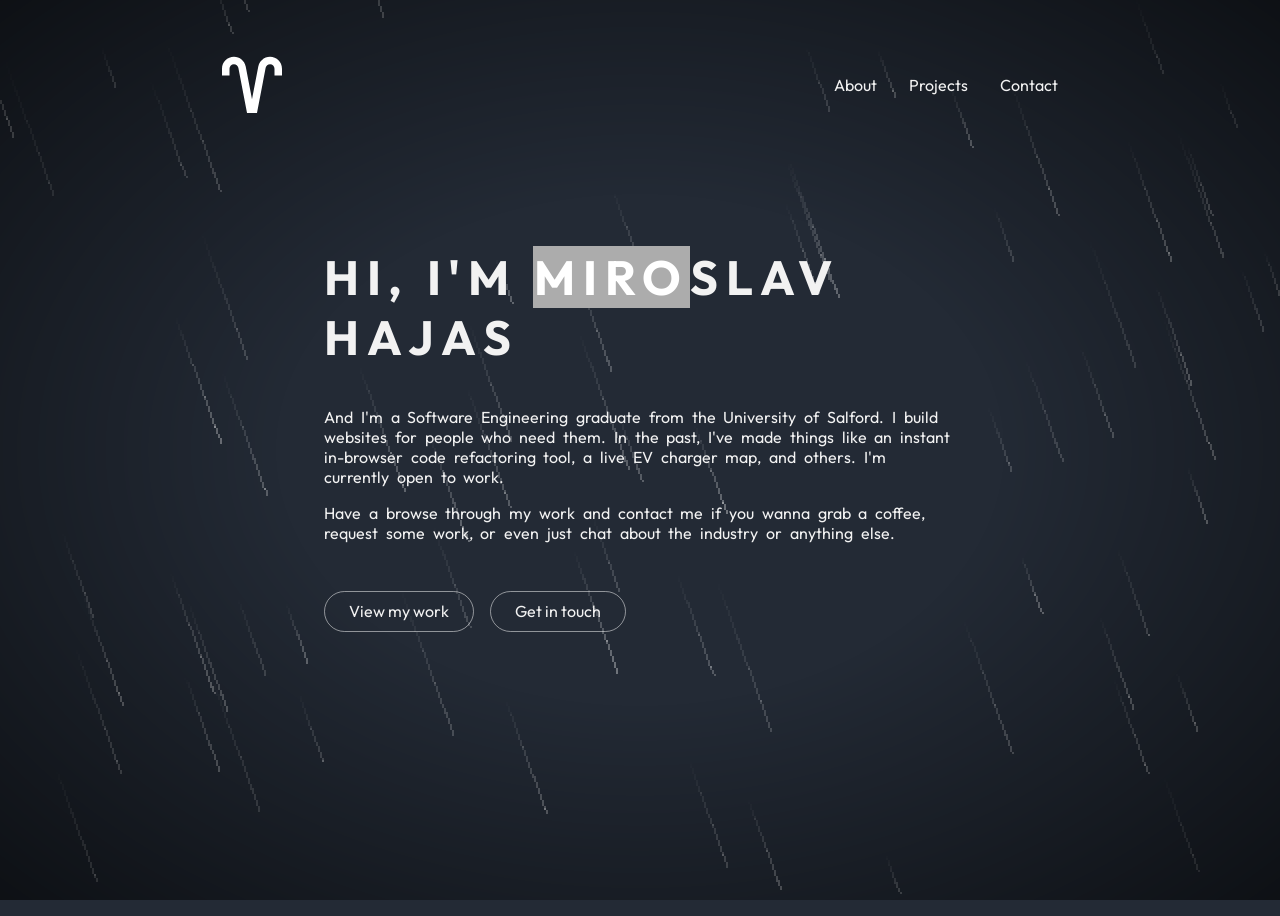
<file: index.html>
<!DOCTYPE html>
<html lang="en">
<head>
    <meta charset="UTF-8">
    <meta name="viewport" content="width=device-width, initial-scale=1.0">
    <meta name="description" content="Portfolio of Miroslav Hajas III, Software Engineer">
    <title>Miro III | Portfolio</title>

    <link rel="preconnect" href="https://fonts.googleapis.com">
    <link rel="preconnect" href="https://fonts.gstatic.com" crossorigin>
    <link href="https://fonts.googleapis.com/css2?family=Outfit:wght@100..900&display=swap" rel="stylesheet">

    <link rel="stylesheet" href="style.css">
</head>

<body>
    <div class="cursor-circle"></div>

    <main>
        <header>
            <nav>
                <div class="logo">
                    <!-- icon will go here to be used as the homepage button -->
                     <a href="index.html">
                        <img id="logo" src="images/aries.svg" alt="Miro III, back to homepage">
                     </a>
                </div>
                <ul>
                    <li><a href="about.html">About</a></li>
                    <li><a href="projects.html">Projects</a></li>
                    <li><a href="contact.html">Contact</a></li>
                </ul>
            </nav>
        </header>

        <section id="welcome">
            <h1 id="hero-name">Hi, I'm <span>Miro</span>slav Hajas</h1>
            <p>
                And I'm a Software Engineering graduate from the University of Salford. I build websites 
                for people who need them. In the past, I've made things like an instant in-browser code refactoring tool, 
                 a live EV charger map, and others. I'm currently open to work.
            </p>
            <p>
                Have a browse through my work and contact me if you wanna grab a 
                coffee, request some work, or even just chat about the industry or anything 
                else.
            </p>
            </section>
            <div class="hero-links">
                <a href="projects.html">View my work</a>
                <a href="contact.html">Get in touch</a>
            </div>
    </main>

    <footer>
        <!-- footer / icon credits -->
    </footer>

    <!-- Your JavaScript -->
    <script src="js/main.js"></script>
</body>
</html>
</file>
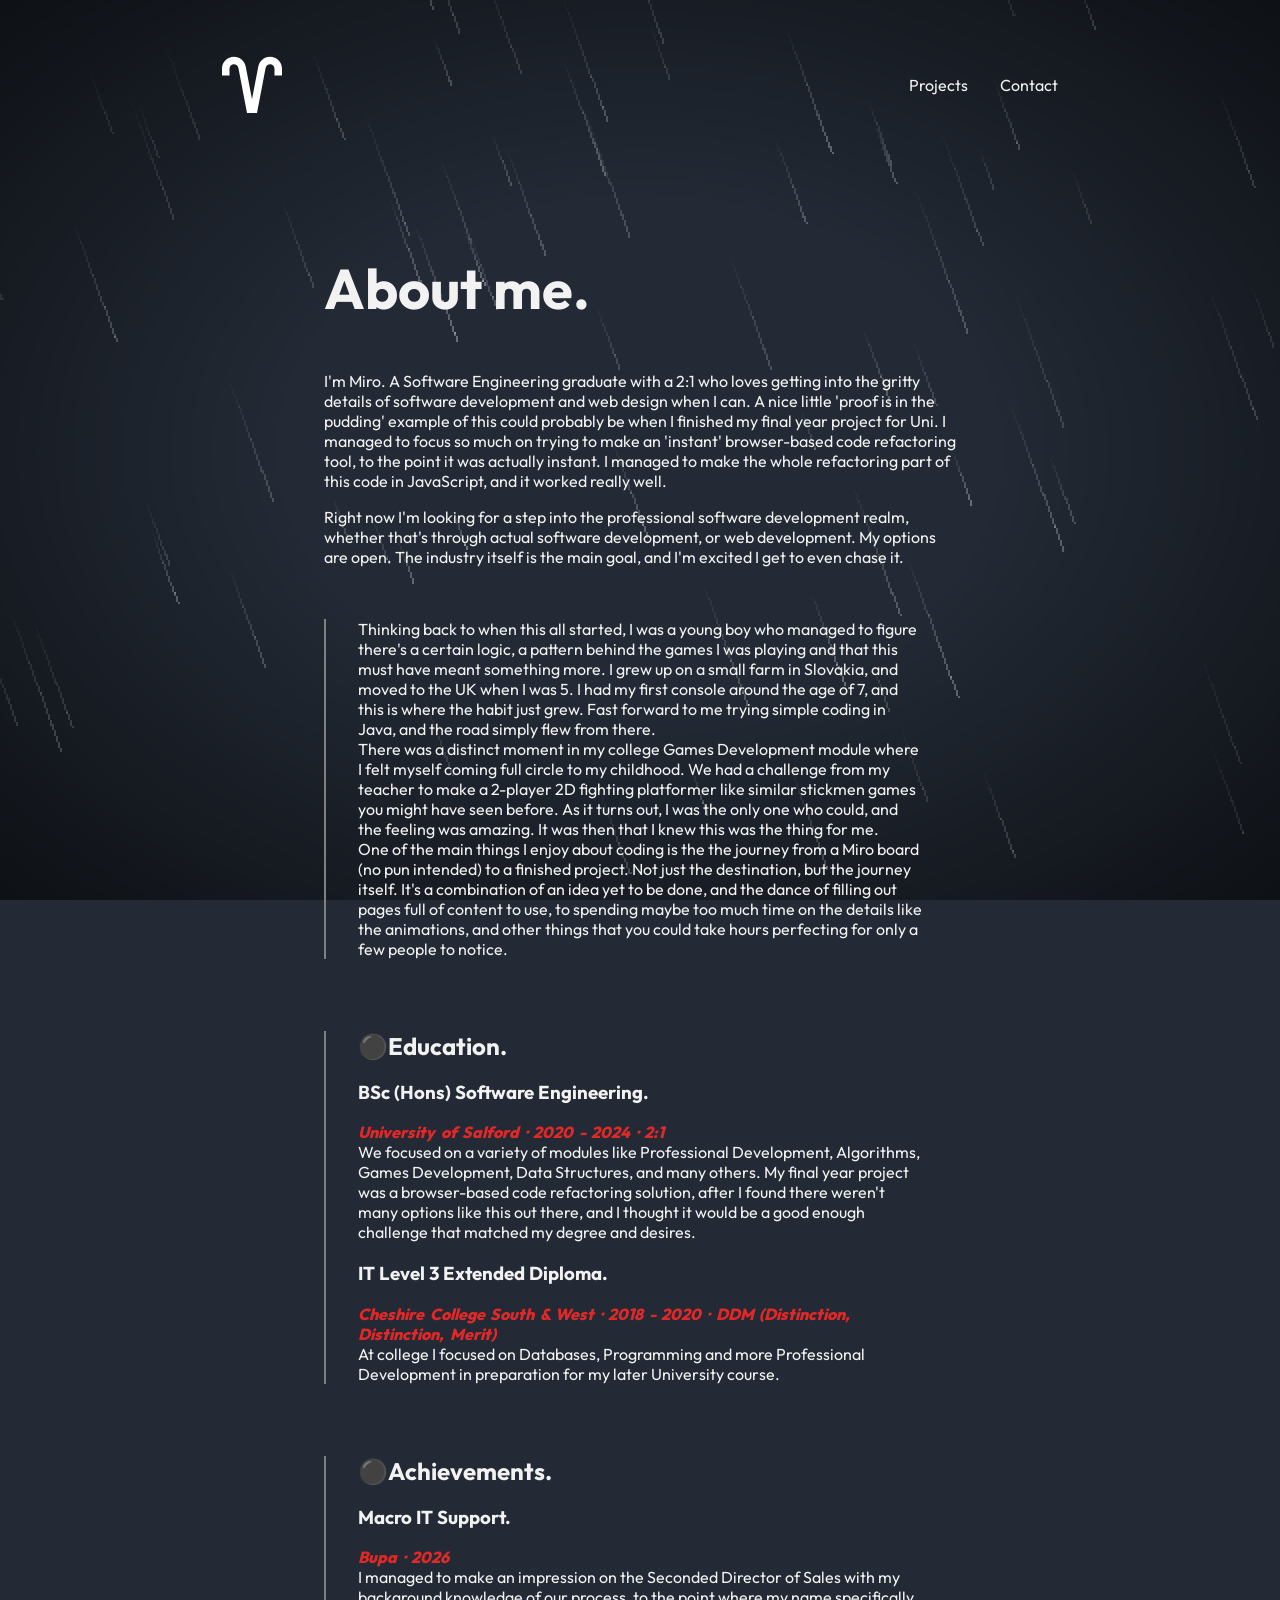
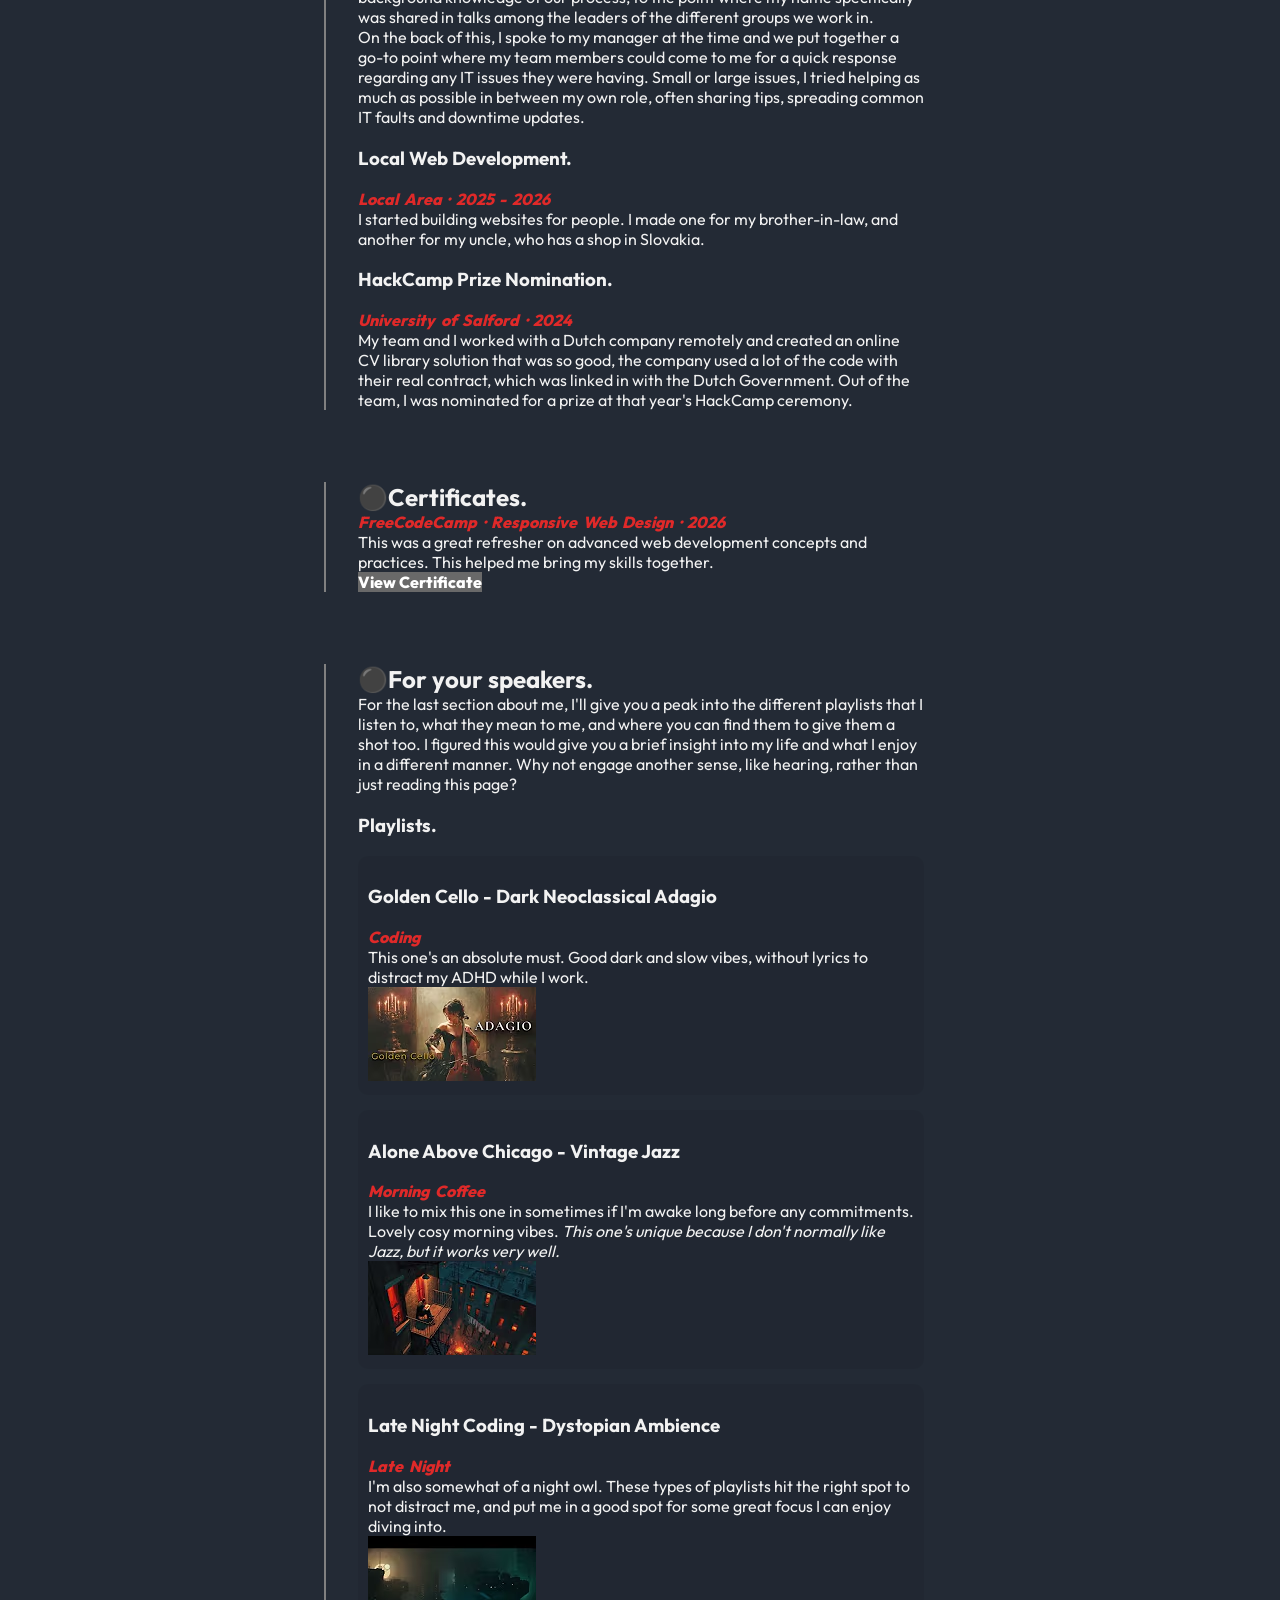
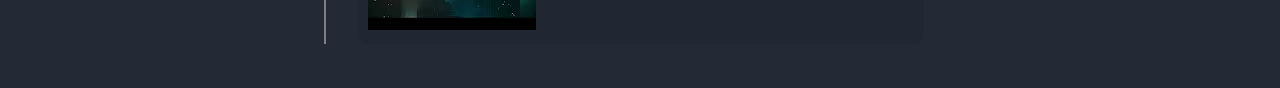
<file: about.html>
<!DOCTYPE html>
<html lang="en">
<head>
    <meta charset="UTF-8">
    <meta name="viewport" content="width=device-width, initial-scale=1.0">
    <meta name="description" content="Portfolio of Miroslav Hajas III, Software Engineer">
    <title>Miro III | Portfolio</title>

    <link rel="preconnect" href="https://fonts.googleapis.com">
    <link rel="preconnect" href="https://fonts.gstatic.com" crossorigin>
    <link href="https://fonts.googleapis.com/css2?family=Outfit:wght@100..900&display=swap" rel="stylesheet">

    <link rel="stylesheet" href="style.css">
</head>

<body>
    <div class="cursor-circle"></div>
    
    <main>
        <header>
            <nav>
                <div class="logo">
                    <!-- icon will go here to be used as the homepage button -->
                     <a href="index.html">
                        <img id="logo" src="images/aries.svg" alt="Miro III, back to homepage">
                     </a>
                </div>
                <ul>
                    <li><a href="about.html">About</a></li>
                    <li><a href="projects.html">Projects</a></li>
                    <li><a href="contact.html">Contact</a></li>
                </ul>
            </nav>
        </header>

        <section>
            <h1 class="page-hero">About me.</h1>
            <p>I'm Miro. A Software Engineering graduate with a 2:1 who loves getting into the gritty details of software development and web design when I can.
                A nice little 'proof is in the pudding' example of this could probably be when I finished my final year project for Uni. I managed to focus
                so much on trying to make an 'instant' browser-based code refactoring tool, to the point it was actually instant. I managed to make the 
                whole refactoring part of this code in JavaScript, and it worked really well.
            </p>
            <p>
                Right now I'm looking for a step into the professional software development realm, whether that's through actual software development, or 
                web development. My options are open. The industry itself is the main goal, and I'm excited I get to even chase it. 
            </p>
        </section>

        <section class="content-section">
            <!-- all to do with my personal story and who I am -->
            <p>Thinking back to when this all started, I was a young boy who managed to figure there's a certain logic, a pattern behind the games I was playing 
                and that this must have meant something more. I grew up on a small farm in Slovakia, and moved to the UK when I was 5. I had my first console around 
                the age of 7, and this is where the habit just grew. Fast forward to me trying simple coding in Java, and the road simply flew from there.
            </p>
            <p>There was a distinct moment in my college Games Development module where I felt myself coming full circle to my childhood. We had a 
                challenge from my teacher to make a 2-player 2D fighting platformer like similar stickmen games you might have seen before. As it turns out, I was the 
                only one who could, and the feeling was amazing. It was then that I knew this was the thing for me.
            </p>
            <p>One of the main things I enjoy about coding is the the journey from a Miro board (no pun intended) to a finished project. Not just the destination, but the journey itself.
                It's a combination of an idea yet to be done, and the dance of filling out pages full of content to use, to spending maybe too much time on the details 
                like the animations, and other things that you could take hours perfecting for only a few people to notice.
            </p>
        </section>
        <section class="content-section">
            <!-- all to do with education -->
            <h2 class="circle-emoji">Education.</h2>
            <h3>BSc (Hons) Software Engineering.</h3>
            <p class="text-meta">University of Salford · 2020 - 2024 · 2:1</p>
            <p>We focused on a variety of modules like Professional Development, Algorithms, Games Development, Data Structures, and many others. My final year project was a 
                browser-based code refactoring solution, after I found there weren't many options like this out there, and I thought it would be a good enough challenge that 
                matched my degree and desires.
            </p>

            <h3>IT Level 3 Extended Diploma.</h3>
            <p class="text-meta">Cheshire College South & West · 2018 - 2020 · DDM (Distinction, Distinction, Merit)</p>
            <p>At college I focused on Databases, Programming and more Professional Development in preparation for my later University course.
            </p>

        </section>
        <section class="content-section">
            <!-- all to do with professional / other achievements -->
             <h2 class="circle-emoji">Achievements.</h2>
            <h3>Macro IT Support.</h3>
            <p class="text-meta">Bupa · 2026</p>
            <p>I managed to make an impression on the Seconded Director of Sales with my background knowledge of our process, to the point where my name specifically was 
                shared in talks among the leaders of the different groups we work in.
            </p>
            <p>On the back of this, I spoke to my manager at the time and we put together a go-to point where my team members could come to me for a quick response regarding 
                any IT issues they were having. Small or large issues, I tried helping as much as possible in between my own role, often sharing tips, spreading common 
                IT faults and downtime updates.
            </p>

            <h3>Local Web Development.</h3>
            <p class="text-meta">Local Area · 2025 - 2026</p>
            <p>I started building websites for people. I made one for my brother-in-law, and another for my uncle, who has a shop in Slovakia.
            </p>

            <h3>HackCamp Prize Nomination.</h3>
            <p class="text-meta">University of Salford · 2024</p>
            <p>My team and I worked with a Dutch company remotely and created an online CV library solution that was so good, the company used a lot of the code with their 
                real contract, which was linked in with the Dutch Government. Out of the team, I was nominated for a prize at that year's HackCamp ceremony.
            </p>

        </section>
        <section class="content-section">
            <h2 class="circle-emoji">Certificates.</h2>
            <p class="text-meta">FreeCodeCamp · Responsive Web Design · 2026</p>
            <p>This was a great refresher on advanced web development concepts and practices. This helped me bring my skills together.
            </p>
            <a id="cert-link" href="https://www.linkedin.com/feed/update/urn:li:activity:7468814790182801409/" target="_blank">View Certificate</a>
        </section>
        <section class="content-section">
            <!-- all to do with favourite music for personal and while coding -->
            <h2 class="circle-emoji">For your speakers.</h2>
            <p>For the last section about me, I'll give you a peak into the different playlists that I listen to, what they mean to me, and 
                where you can find them to give them a shot too. I figured this would give you a brief insight into my life and what I enjoy 
                in a different manner. Why not engage another sense, like hearing, rather than just reading this page?
            </p>

            <h3>Playlists.</h3>
            <article class="playlist">
                <h3>Golden Cello - Dark Neoclassical Adagio</h3>
                <p class="text-meta">Coding</p>
                <p>This one's an absolute must. Good dark and slow vibes, without lyrics to distract my ADHD while I work.
                </p>
                <a href="https://youtu.be/R7TXWowmmUs" target="_blank">
                    <img class="thumbnail" src="images/Golden Cello thumbnail.avif" alt="Thumbnail for Golden Cello on YouTube">
                </a>
            </article>
            
            <article class="playlist">
                <h3>Alone Above Chicago - Vintage Jazz</h3>
                <p class="text-meta">Morning Coffee</p>
                <p>I like to mix this one in sometimes if I'm awake long before any commitments. Lovely cosy morning vibes. <em>This one's unique because I don't normally like Jazz, but it works very well.</em>
                </p>
                <a href="https://youtu.be/2JXYMSdnQBI" target="_blank">
                    <img class="thumbnail" src="images/Alone Above Chicago thumbnail.avif" alt="Thumbnail for Morning Coffee Jazz on YouTube">
                </a>
            </article>
            
            <article class="playlist">
                <h3>Late Night Coding - Dystopian Ambience</h3>
                <p class="text-meta">Late Night</p>
                <p>I'm also somewhat of a night owl. These types of playlists hit the right spot to not distract me, and put me in a good spot for some great focus I can enjoy diving into.
                </p>
                <a href="https://youtu.be/WdULSFdnQ6U" target="_blank">
                    <img class="thumbnail" src="images/Late Night Coding thumbnail.avif" alt="Thumbnail for Late Night Ambience on YouTube">
                </a>
            </article>
        </section>
    </main>

    <footer>
        <!-- footer / icon credits -->
    </footer>

    <!-- Your JavaScript -->
    <script src="js/main.js"></script>
</body>
</html>
</file>
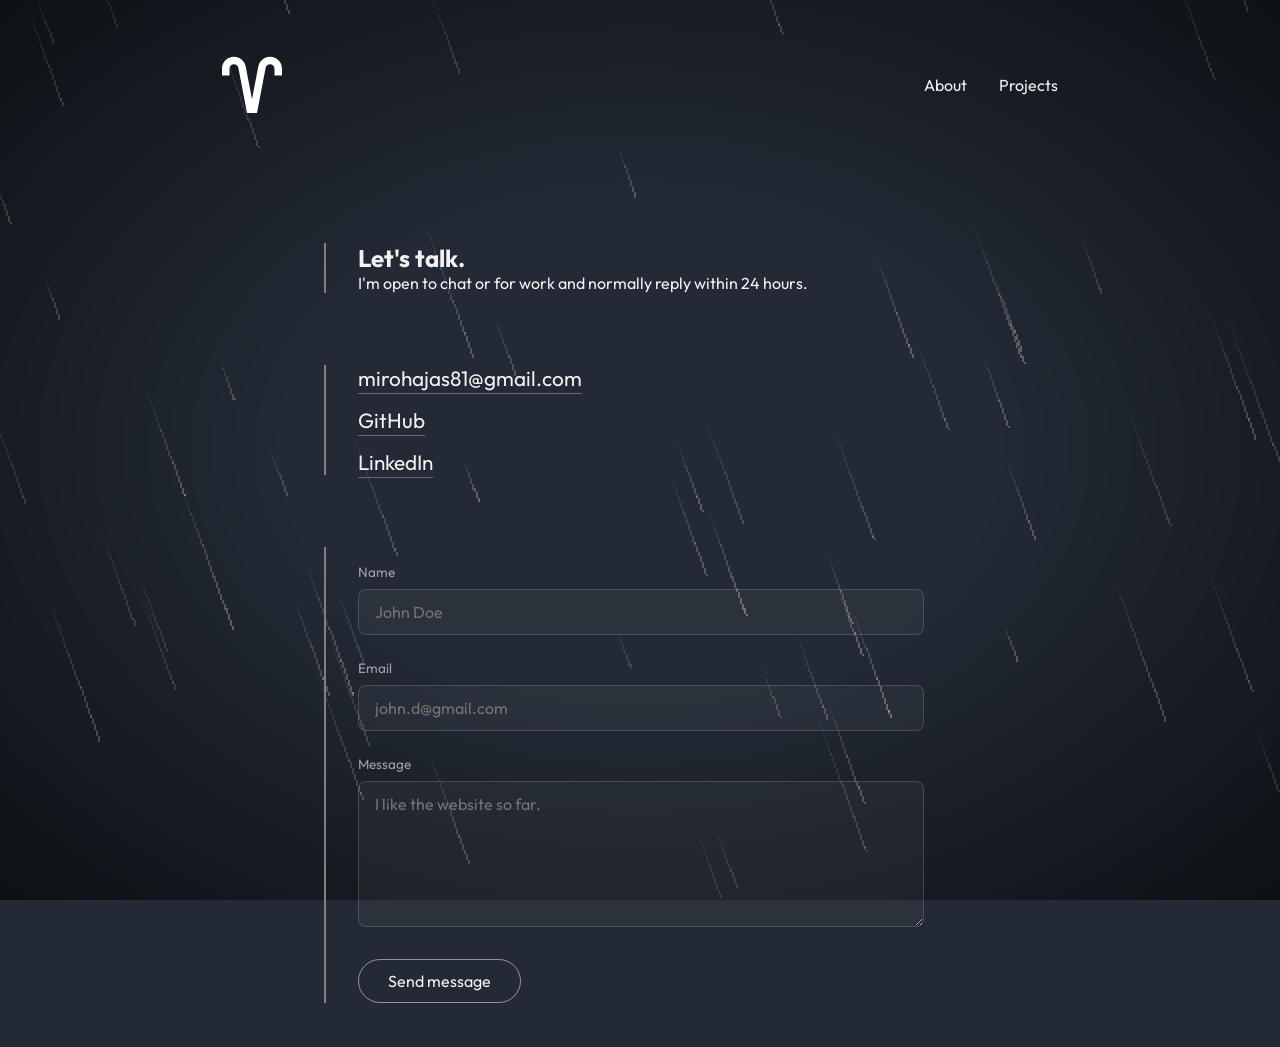
<file: contact.html>
<!DOCTYPE html>
<html lang="en">
<head>
    <meta charset="UTF-8">
    <meta name="viewport" content="width=device-width, initial-scale=1.0">
    <meta name="description" content="Portfolio of Miroslav Hajas III, Software Engineer">
    <title>Miro III | Portfolio</title>

    <link rel="preconnect" href="https://fonts.googleapis.com">
    <link rel="preconnect" href="https://fonts.gstatic.com" crossorigin>
    <link href="https://fonts.googleapis.com/css2?family=Outfit:wght@100..900&display=swap" rel="stylesheet">

    <link rel="stylesheet" href="style.css">
</head>

<body>
    <div class="cursor-circle"></div>
    
    <main>
        <header>
            <nav>
                <div class="logo">
                    <!-- icon will go here to be used as the homepage button -->
                     <a href="index.html">
                        <img id="logo" src="images/aries.svg" alt="Miro III, back to homepage">
                     </a>
                </div>
                <ul>
                    <li><a href="about.html">About</a></li>
                    <li><a href="projects.html">Projects</a></li>
                    <li><a href="contact.html">Contact</a></li>
                </ul>
            </nav>
        </header>

        <section id="contact-intro" class="content-section">
            <h2>Let's talk.</h2>
            <p>I'm open to chat or for work and normally reply within 24 hours.</p>
        </section>

        <section id="contact-links" class="content-section">
            <ul class="contact-list">
                <li><a href="mailto:mirohajas81@gmail.com" target="_blank">mirohajas81@gmail.com</a></li>
                <li><a href="https://github.com/MiroHajasIII" target="_blank">GitHub</a></li>
                <li><a href="https://www.linkedin.com/in/miro-hajas-iii" target="_blank">LinkedIn</a></li>
            </ul>
        </section>

        <section id="contact-form" class="content-section">
            <form>
                <label for="name">Name</label>
                <input type="text" id="name" name="name" placeholder="John Doe" required>

                <label for="email">Email</label>
                <input type="email" id="email" name="email" placeholder="john.d@gmail.com" required>

                <label for="message">Message</label>
                <textarea id="message" name="message" rows="6" placeholder="I like the website so far." required></textarea>

                <button type="submit">Send message</button>
            </form>
            <p id="form-status" role="status"></p>
        </section>
    </main>

    <footer>
        <!-- footer / icon credits -->
    </footer>

    <!-- Your JavaScript -->
    <script src="js/main.js"></script>
</body>
</html>
</file>
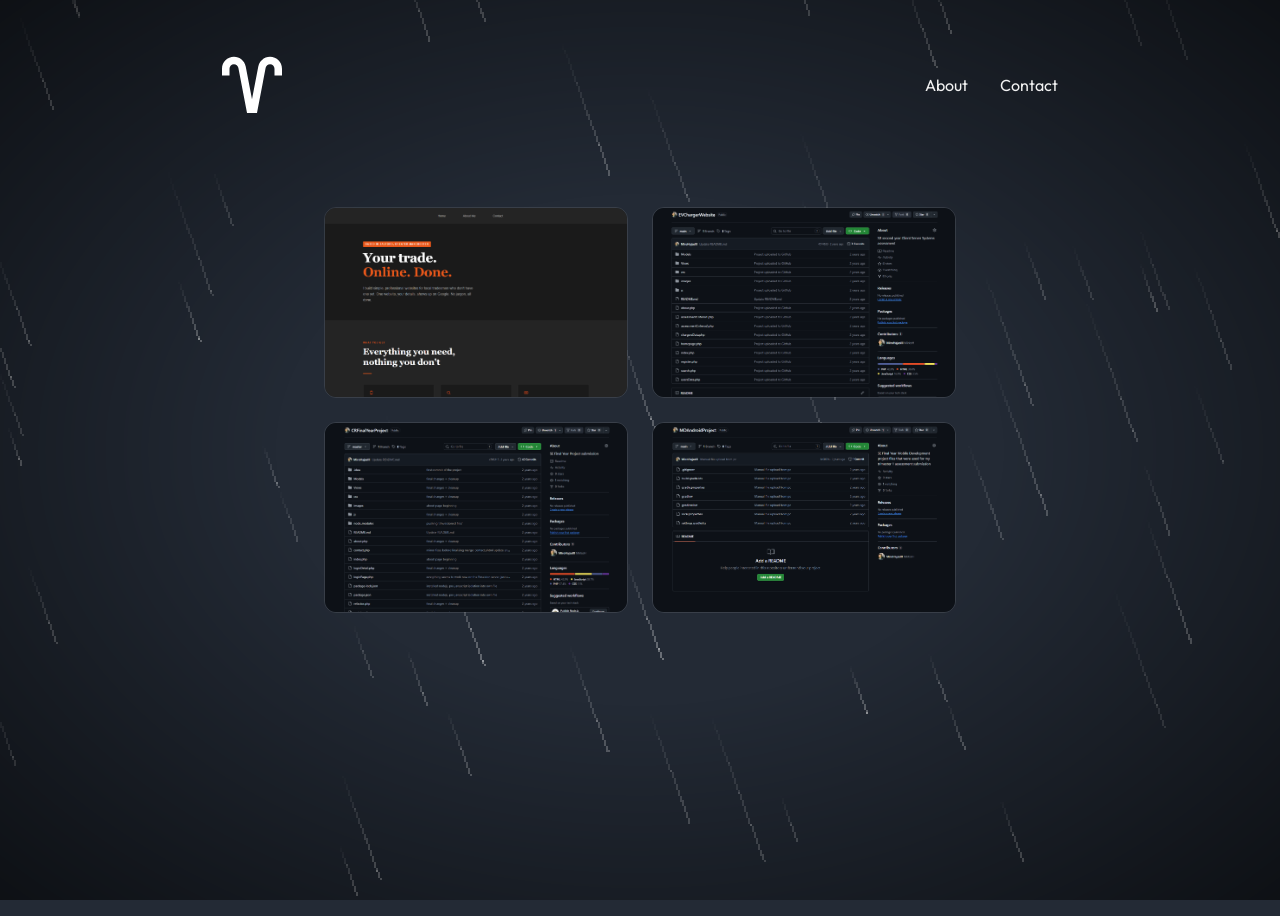
<file: projects.html>
<!DOCTYPE html>
<html lang="en">
<head>
    <meta charset="UTF-8">
    <meta name="viewport" content="width=device-width, initial-scale=1.0">
    <meta name="description" content="Portfolio of Miroslav Hajas III, Software Engineer">
    <title>Miro III | Portfolio</title>

    <link rel="preconnect" href="https://fonts.googleapis.com">
    <link rel="preconnect" href="https://fonts.gstatic.com" crossorigin>
    <link href="https://fonts.googleapis.com/css2?family=Outfit:wght@100..900&display=swap" rel="stylesheet">

    <link rel="stylesheet" href="style.css">
</head>

<body>
    <div class="cursor-circle"></div>
    
    <main>
        <header>
            <nav>
                <div class="logo">
                    <!-- icon will go here to be used as the homepage button -->
                     <a href="index.html">
                        <img id="logo" src="images/aries.svg" alt="Miro III, back to homepage">
                     </a>
                </div>
                <ul>
                    <li><a href="about.html">About</a></li>
                    <li><a href="projects.html">Projects</a></li>
                    <li><a href="contact.html">Contact</a></li>
                </ul>
            </nav>
        </header>

        <section id="projects-grid">
    <article class="project-tile">
        <a href="https://mavbuilds.netlify.app/" target="_blank">
            <img src="images/MavBuilds.png" alt="Screenshot of MavBuilds" loading="lazy">

            <div class="project-overlay">
                <h3>MavBuilds</h3>
                <p>Promotional site for selling websites to clients in Salford and across the UK</p>
                <ul class="tags">
                    <li>HTML</li>
                    <li>CSS</li>
                </ul>
            </div>
        </a>
    </article>

    <article class="project-tile">
        <a href="https://github.com/MiroHajasIII/EVChargerWebsite" target="_blank">
            <img src="images/EVChargerSite.png" alt="Screenshot of EV Charger Site" loading="lazy">

            <div class="project-overlay">
                <h3>EV Charger Site</h3>
                <p>Real-time map for finding and renting EV charger locations</p>
                <ul class="tags">
                    <li>PHP</li>
                    <li>HTML</li>
                    <li>JavaScript</li>
                    <li>CSS</li>
                </ul>
            </div>
        </a>
    </article>

    <article class="project-tile">
        <a href="https://github.com/MiroHajasIII/CRFinalYearProject">
            <img src="images/FinalYearProject.png" alt="Screenshot of Final Year Project" loading="lazy">

            <div class="project-overlay">
                <h3>Final Year Project</h3>
                <p>Instant, browser-based code refactoring tool</p>
                <ul class="tags">
                    <li>HTML</li>
                    <li>JavaScript</li>
                    <li>PHP</li>
                    <li>CSS</li>
                </ul>
            </div>
        </a>
    </article>

    <article class="project-tile">
        <a href="https://github.com/MiroHajasIII/MDAndroidProject" target="_blank">
            <img src="images/MDAndroidProject.png" alt="Screenshot of Android Game Project" loading="lazy">

            <div class="project-overlay">
                <h3>Android Game</h3>
                <p>Android game built during my degree</p>
                <ul class="tags">
                    <li>Kotlin</li>
                </ul>
            </div>
        </a>
    </article>

    <!-- copy the article for each project -->
</section>
    </main>

    <footer>
        <!-- footer / icon credits -->
    </footer>

    <!-- Your JavaScript -->
    <script src="js/main.js"></script>
</body>
</html>
</file>
<file: style.css>
/* =========================================================
   Miro III | Portfolio - style.css

   1.  Variables & base
   2.  Background effects (stars + vignette)
   3.  Layout (main grid, header, nav)
   4.  Content sections & text helpers
   5.  Hero & shared buttons
   6.  About page components
   7.  Cursor circle
   8.  Projects page
   9.  Contact page & form
   10. Responsive & touch
   ========================================================= */


/* ---------- 1. Variables & base ---------- */
:root {
    --bg: #232a35;
    --text: #f2f2f2;
    --line-faint: rgba(255, 255, 255, 0.1);
    --line: rgba(255, 255, 255, 0.15);
    --line-soft: rgba(255, 255, 255, 0.3);
    --line-bold: rgba(255, 255, 255, 0.5);
}

body {
    font-family: "Outfit", sans-serif;
    background-color: var(--bg);
    color: var(--text);
}


/* ---------- 2. Background effects ---------- */

/* falling stars (canvas is created in main.js) */
#stars {
    position: fixed;
    inset: 0;
    width: 100%;
    height: 100%;
    z-index: -1;
    pointer-events: none;
}

/* vignette */
body::after {
    content: "";
    position: fixed;
    inset: 0;
    z-index: -1;
    pointer-events: none;
    background: radial-gradient(
        ellipse at center,
        transparent 40%,
        rgba(0, 0, 0, 0.6) 100%
    );
}


/* ---------- 3. Layout ---------- */

/* 1:2:1 grid, content sits in the middle column */
main {
    display: grid;
    grid-template-columns: 1fr minmax(0, 2fr) 1fr;
    align-content: start;
    min-height: 100vh;
    min-height: 100dvh; /* accounts for mobile browser bars */
}

main > * {
    grid-column: 2;
}

/* header overhangs the content column into the side walls */
header {
    margin: 5vh -8vw 0 -8vw;
}

nav {
    display: flex;
    justify-content: space-between;
    align-items: center;
    margin-bottom: 10vh;
}

nav ul {
    display: flex;
    gap: 2rem;
    list-style: none;
    margin: 0;
    padding: 0;
}

nav ul a {
    position: relative;
    color: inherit;
    text-decoration: none;
    padding-bottom: 4px;
}

/* underline that grows in on hover */
nav ul a::after {
    content: "";
    position: absolute;
    left: 0;
    bottom: 0;
    width: 100%;
    height: 2px;
    background-color: currentColor;
    transform: scaleX(0);
    transform-origin: left;
    transition: transform 0.3s ease;
}

nav ul a:hover::after,
nav ul a:focus-visible::after {
    transform: scaleX(1);
}

#logo {
    width: 60px;
    height: 60px;
    filter: invert(1); /* turns the black logo white */
}


/* ---------- 4. Content sections & text helpers ---------- */
.content-section {
    padding: 0 2rem;
    margin: 4vh 0;
    border-left: 2px solid gray;
}

.content-section h2,
.content-section p {
    margin: 0;
}

.circle-emoji::before {
    content: "\26AB ";
}

.text-meta {
    font-style: italic;
    font-weight: 800;
    color: rgb(223, 41, 41);
    word-spacing: 0.2vw;
}

#cert-link {
    text-decoration: none;
    background-color: rgb(105, 105, 105);
    color: white;
    font-weight: 800;
    transition: 0.4s;
}

#cert-link:hover {
    background-color: rgb(202, 202, 202);
    color: black;
}


/* ---------- 5. Hero & shared buttons ---------- */
#hero-name {
    text-transform: uppercase;
    letter-spacing: clamp(2px, 0.6vw, 8px);
    font-size: clamp(1.8rem, 6vw, 3rem);
}

#hero-name span {
    background-color: rgb(172, 172, 172);
    color: white;
    padding: 1px;
}

#welcome p {
    word-spacing: 0.3rem;
}

.page-hero {
    font-size: clamp(2.2rem, 8vw, 3.5rem);
}

.hero-links {
    display: flex;
    gap: 1rem;
    margin-top: 2rem;
}

/* pill button style shared by hero links and the form button */
.hero-links a,
button {
    font: inherit;
    color: inherit;
    background: transparent;
    border: 1px solid var(--line-bold);
    border-radius: 999px;
    padding: 0.6rem 1.5rem;
    text-decoration: none;
    transition: background 0.3s, color 0.3s;
}

button {
    align-self: flex-start;
    margin-top: 1.5rem;
    padding: 0.7rem 1.8rem;
    cursor: pointer;
}

/* hover fill only on devices that can really hover (stops it sticking on touch) */
@media (hover: hover) {
    .hero-links a:hover,
    button:hover {
        background: #fff;
        color: var(--bg);
    }
}


/* ---------- 6. About page components ---------- */
.playlist {
    background-color: rgba(0, 0, 0, 0.05);
    border-radius: 10px;
    padding: 10px;
    margin-top: 15px;
}

.playlist:hover {
    background-color: rgba(165, 165, 165, 0.05);
}

.thumbnail {
    transition: 0.3s;
}

.thumbnail:hover {
    filter: drop-shadow(0 0 8px rgba(255, 255, 255, 0.8));
}


/* ---------- 7. Cursor circle ---------- */
.cursor-circle {
    position: fixed;
    top: 0;
    left: 0;
    width: 40px;
    height: 40px;
    border: 1.5px solid rgba(255, 255, 255, 0.6);
    border-radius: 50%;
    pointer-events: none;
    z-index: 9999;
    opacity: 0;
    transition: opacity 0.3s;
}

.cursor-circle.visible {
    opacity: 1;
}


/* ---------- 8. Projects page ---------- */
#projects-grid {
    display: grid;
    grid-template-columns: repeat(2, 1fr);
    gap: 1.5rem;
}

.project-tile a {
    position: relative;
    display: block;
    aspect-ratio: 16 / 10;
    overflow: hidden;
    border-radius: 12px;
    border: 1px solid var(--line-faint);
    color: #fff;
    text-decoration: none;
}

.project-tile img {
    width: 100%;
    height: 100%;
    object-fit: cover;
    display: block;
    transition: transform 0.6s ease;
}

.project-overlay {
    position: absolute;
    inset: 0;
    display: flex;
    flex-direction: column;
    justify-content: flex-end;
    padding: 1.5rem;
    background: linear-gradient(
        to top,
        rgba(11, 14, 20, 0.92) 0%,
        rgba(11, 14, 20, 0.4) 60%,
        transparent 100%
    );
    opacity: 0;
    transition: opacity 0.4s ease;
}

.project-overlay > * {
    transform: translateY(12px);
    transition: transform 0.4s ease;
}

.project-overlay h3 {
    margin: 0 0 0.25rem;
    font-size: 1.4rem;
}

.project-overlay p {
    margin: 0 0 0.75rem;
    opacity: 0.8;
}

.tags {
    display: flex;
    flex-wrap: wrap;
    gap: 0.5rem;
    list-style: none;
    padding: 0;
    margin: 0;
    font-size: 0.8rem;
}

.tags li {
    padding: 0.2rem 0.7rem;
    border: 1px solid var(--line-soft);
    border-radius: 999px;
}

/* reveal on hover or keyboard focus */
.project-tile a:hover .project-overlay,
.project-tile a:focus-visible .project-overlay {
    opacity: 1;
}

.project-tile a:hover .project-overlay > *,
.project-tile a:focus-visible .project-overlay > * {
    transform: translateY(0);
}

.project-tile a:hover img,
.project-tile a:focus-visible img {
    transform: scale(1.05);
}


/* ---------- 9. Contact page & form ---------- */
.contact-list {
    list-style: none;
    padding: 0;
    margin: 0;
    display: flex;
    flex-direction: column;
    gap: 1rem;
    font-size: 1.3rem;
}

.contact-list a {
    color: inherit;
    text-decoration: none;
    border-bottom: 1px solid var(--line-soft);
    padding-bottom: 2px;
    transition: border-color 0.3s;
}

.contact-list a:hover {
    border-color: #fff;
}

form {
    display: flex;
    flex-direction: column;
    gap: 0.5rem;
}

label {
    font-size: 0.85rem;
    opacity: 0.6;
    margin-top: 1rem;
}

input,
textarea {
    font: inherit;
    color: inherit;
    background: rgba(255, 255, 255, 0.04);
    border: 1px solid var(--line);
    border-radius: 8px;
    padding: 0.75rem 1rem;
    transition: border-color 0.3s;
}

input:focus,
textarea:focus {
    outline: none;
    border-color: rgba(255, 255, 255, 0.6);
}


/* ---------- 10. Responsive & touch ---------- */

/* small tablets and phones: projects go single column */
@media (max-width: 768px) {
    #projects-grid {
        grid-template-columns: 1fr;
    }
}

/* tablets and phones: single column layout */
@media (max-width: 900px) {
    main {
        grid-template-columns: minmax(0, 1fr);
        padding: 0 1.25rem;
    }

    main > * {
        grid-column: 1;
    }

    header {
        margin: 3vh 0 0 0; /* no overhang, or the page scrolls sideways */
    }

    nav {
        margin-bottom: 6vh;
    }

    nav ul {
        gap: 1rem;
    }

    nav ul a {
        display: inline-block;
        padding: 0.6rem 0.25rem; /* bigger tap area */
    }

    #logo {
        width: 48px;
        height: 48px;
    }

    .content-section {
        padding: 0 0 0 1rem;
        margin: 3vh 0;
    }

    .contact-list {
        font-size: 1.1rem;
        overflow-wrap: anywhere; /* stops long emails overflowing */
    }

    input,
    textarea {
        font-size: 1rem; /* under 16px makes iPhones zoom in on tap */
    }
}

/* touch screens: no cursor circle, and project details always visible */
@media (hover: none) {
    .cursor-circle {
        display: none;
    }

    .project-overlay {
        opacity: 1;
    }

    .project-overlay > * {
        transform: none;
    }
}
</file>
